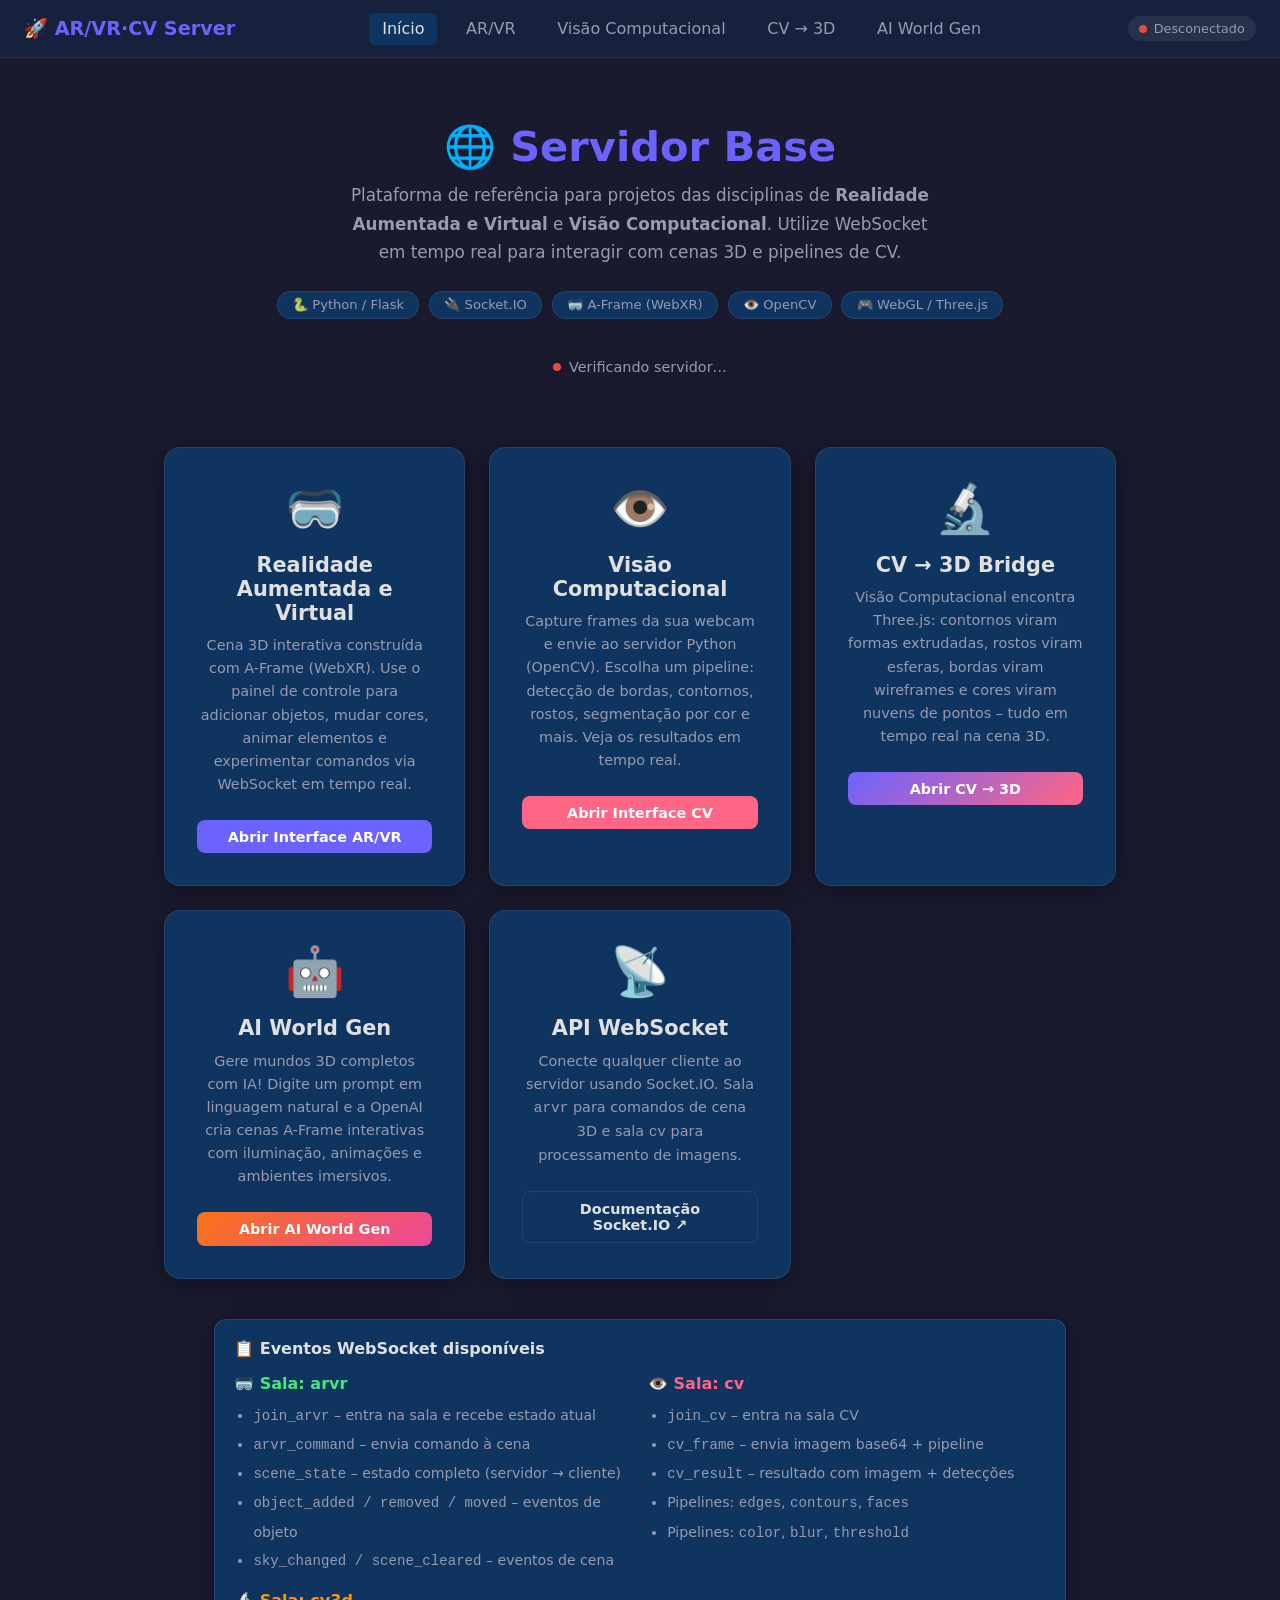
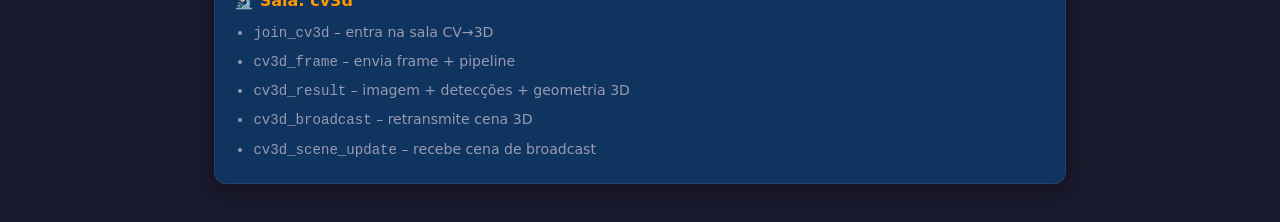
<file: templates/index.html>
<!DOCTYPE html>
<html lang="pt-BR">
<head>
  <meta charset="UTF-8">
  <meta name="viewport" content="width=device-width, initial-scale=1.0">
  <title>AR/VR + Visão Computacional – Servidor Base</title>
  <link rel="stylesheet" href="/static/css/style.css">
  <style>
    .tech-badges {
      display: flex;
      flex-wrap: wrap;
      justify-content: center;
      gap: .6rem;
      margin: 1.5rem 0;
    }
    .tech-badge {
      background: var(--card-bg);
      border: 1px solid var(--border);
      border-radius: 20px;
      padding: .35rem .9rem;
      font-size: .82rem;
      color: var(--text-muted);
    }
    .ws-indicator {
      margin: 1rem auto 0;
      display: inline-flex;
      align-items: center;
      gap: .5rem;
      font-size: .9rem;
      color: var(--text-muted);
    }
  </style>
</head>
<body>

<!-- Navbar -->
<nav class="navbar">
  <div class="navbar-brand">🚀 AR/VR·CV Server</div>
  <div class="navbar-links">
    <a href="/" class="active">Início</a>
    <a href="/arvr">AR/VR</a>
    <a href="/cv">Visão Computacional</a>
    <a href="/cv3d">CV → 3D</a>
    <a href="/worldgen">AI World Gen</a>
  </div>
  <div id="wsStatus" class="status-badge">
    <span class="status-dot" id="statusDot"></span>
    <span id="statusText">Desconectado</span>
  </div>
</nav>

<!-- Hero -->
<section class="hero">
  <h1>🌐 Servidor Base</h1>
  <p>
    Plataforma de referência para projetos das disciplinas de
    <strong>Realidade Aumentada e Virtual</strong> e
    <strong>Visão Computacional</strong>.
    Utilize WebSocket em tempo real para interagir com cenas 3D e pipelines de CV.
  </p>

  <div class="tech-badges">
    <span class="tech-badge">🐍 Python / Flask</span>
    <span class="tech-badge">🔌 Socket.IO</span>
    <span class="tech-badge">🥽 A-Frame (WebXR)</span>
    <span class="tech-badge">👁️ OpenCV</span>
    <span class="tech-badge">🎮 WebGL / Three.js</span>
  </div>

  <div class="ws-indicator">
    <span class="status-dot" id="homeDot"></span>
    <span id="homeStatusText">Verificando servidor…</span>
  </div>
</section>

<!-- Cards das interfaces -->
<div class="cards-grid">

  <!-- Card AR/VR -->
  <div class="feature-card">
    <div class="icon">🥽</div>
    <h2>Realidade Aumentada e Virtual</h2>
    <p>
      Cena 3D interativa construída com A-Frame (WebXR). Use o painel de controle
      para adicionar objetos, mudar cores, animar elementos e experimentar
      comandos via WebSocket em tempo real.
    </p>
    <a href="/arvr" class="btn btn-primary btn-block">Abrir Interface AR/VR</a>
  </div>

  <!-- Card CV -->
  <div class="feature-card">
    <div class="icon">👁️</div>
    <h2>Visão Computacional</h2>
    <p>
      Capture frames da sua webcam e envie ao servidor Python (OpenCV).
      Escolha um pipeline: detecção de bordas, contornos, rostos, segmentação
      por cor e mais. Veja os resultados em tempo real.
    </p>
    <a href="/cv" class="btn btn-secondary btn-block">Abrir Interface CV</a>
  </div>

  <!-- Card CV → 3D -->
  <div class="feature-card">
    <div class="icon">🔬</div>
    <h2>CV → 3D Bridge</h2>
    <p>
      Visão Computacional encontra Three.js: contornos viram formas extrudadas,
      rostos viram esferas, bordas viram wireframes e cores viram nuvens de pontos
      – tudo em tempo real na cena 3D.
    </p>
    <a href="/cv3d" class="btn btn-primary btn-block" style="background:linear-gradient(135deg,var(--primary),var(--secondary))">Abrir CV → 3D</a>
  </div>

  <div class="feature-card">
    <div class="icon">🤖</div>
    <h2>AI World Gen</h2>
    <p>
      Gere mundos 3D completos com IA! Digite um prompt em linguagem natural
      e a OpenAI cria cenas A-Frame interativas com iluminação, animações e
      ambientes imersivos.
    </p>
    <a href="/worldgen" class="btn btn-primary btn-block" style="background:linear-gradient(135deg,#f97316,#ec4899)">Abrir AI World Gen</a>
  </div>

  <!-- Card Docs / Base -->
  <div class="feature-card">
    <div class="icon">📡</div>
    <h2>API WebSocket</h2>
    <p>
      Conecte qualquer cliente ao servidor usando Socket.IO.
      Sala <code>arvr</code> para comandos de cena 3D e sala <code>cv</code>
      para processamento de imagens.
    </p>
    <a href="https://socket.io/docs/v4/client-api/" target="_blank" rel="noopener"
       class="btn btn-outline btn-block">Documentação Socket.IO ↗</a>
  </div>

</div>

<!-- Resumo dos eventos -->
<div style="max-width:900px;margin:0 auto 3rem;padding:0 1.5rem">
  <div class="card">
    <div class="card-title">📋 Eventos WebSocket disponíveis</div>
    <div class="grid-2 gap-2">
      <div>
        <p style="color:var(--accent);font-weight:600;margin-bottom:.5rem">🥽 Sala: arvr</p>
        <ul style="padding-left:1.2rem;font-size:.88rem;color:var(--text-muted);line-height:2">
          <li><code>join_arvr</code> – entra na sala e recebe estado atual</li>
          <li><code>arvr_command</code> – envia comando à cena</li>
          <li><code>scene_state</code> – estado completo (servidor → cliente)</li>
          <li><code>object_added / removed / moved</code> – eventos de objeto</li>
          <li><code>sky_changed / scene_cleared</code> – eventos de cena</li>
        </ul>
      </div>
      <div>
        <p style="color:var(--secondary);font-weight:600;margin-bottom:.5rem">👁️ Sala: cv</p>
        <ul style="padding-left:1.2rem;font-size:.88rem;color:var(--text-muted);line-height:2">
          <li><code>join_cv</code> – entra na sala CV</li>
          <li><code>cv_frame</code> – envia imagem base64 + pipeline</li>
          <li><code>cv_result</code> – resultado com imagem + detecções</li>
          <li>Pipelines: <code>edges</code>, <code>contours</code>, <code>faces</code></li>
          <li>Pipelines: <code>color</code>, <code>blur</code>, <code>threshold</code></li>
        </ul>
      </div>
      <div>
        <p style="color:#ff9800;font-weight:600;margin-bottom:.5rem">🔬 Sala: cv3d</p>
        <ul style="padding-left:1.2rem;font-size:.88rem;color:var(--text-muted);line-height:2">
          <li><code>join_cv3d</code> – entra na sala CV→3D</li>
          <li><code>cv3d_frame</code> – envia frame + pipeline</li>
          <li><code>cv3d_result</code> – imagem + detecções + geometria 3D</li>
          <li><code>cv3d_broadcast</code> – retransmite cena 3D</li>
          <li><code>cv3d_scene_update</code> – recebe cena de broadcast</li>
        </ul>
      </div>
    </div>
  </div>
</div>

<script src="/static/vendor/socket.io.min.js"></script>
<script>
  const dot = document.getElementById('statusDot');
  const txt = document.getElementById('statusText');
  const homeDot = document.getElementById('homeDot');
  const homeStatusText = document.getElementById('homeStatusText');

  const socket = io({ transports: ['websocket'] });

  socket.on('connect', () => {
    dot.classList.add('connected');
    homeDot.classList.add('connected');
    txt.textContent = 'Conectado';
    homeStatusText.textContent = 'Servidor online e pronto ✓';
  });

  socket.on('disconnect', () => {
    dot.classList.remove('connected');
    homeDot.classList.remove('connected');
    txt.textContent = 'Desconectado';
    homeStatusText.textContent = 'Servidor desconectado';
  });
</script>
</body>
</html>
</file>
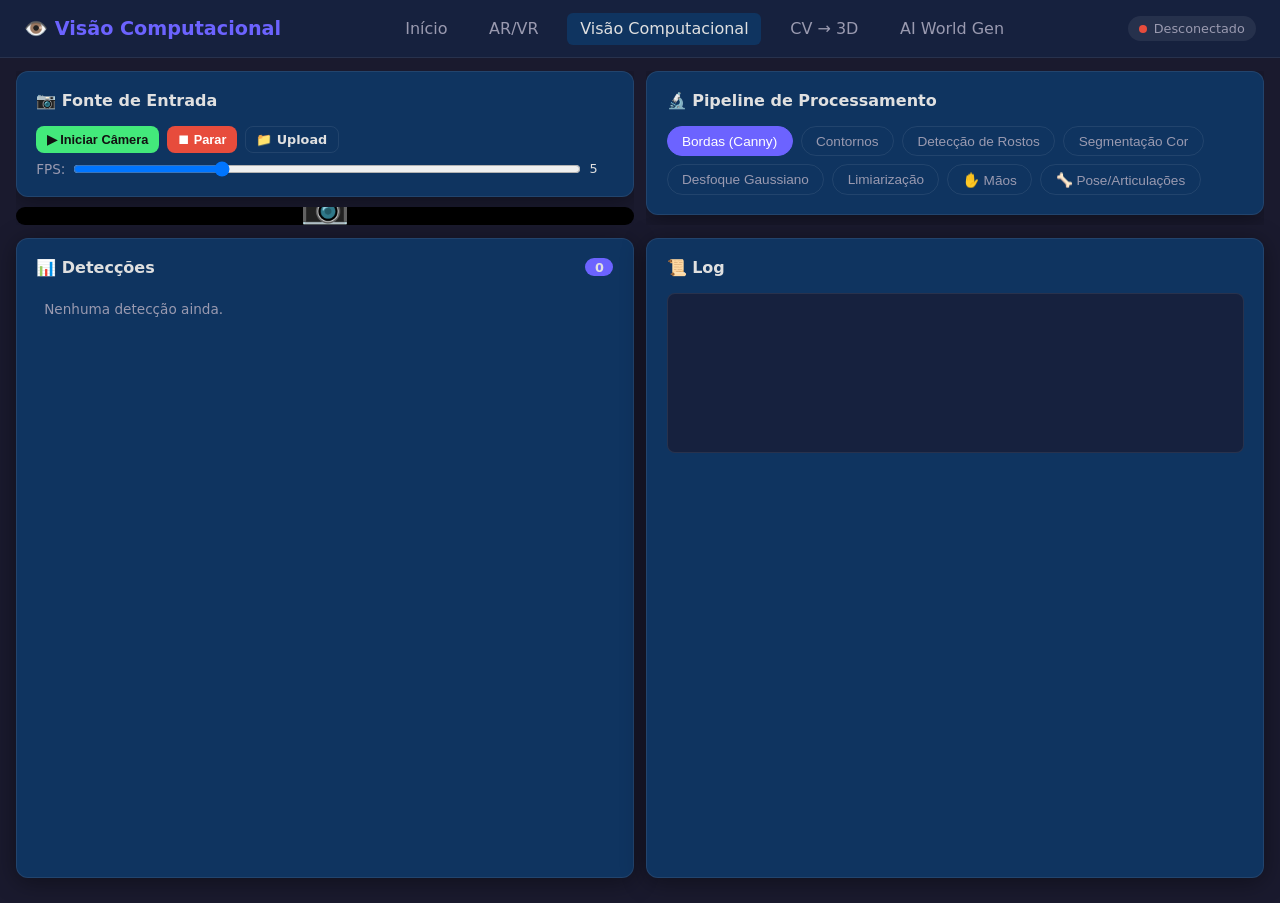
<file: templates/cv.html>
<!DOCTYPE html>
<html lang="pt-BR">
<head>
  <meta charset="UTF-8">
  <meta name="viewport" content="width=device-width, initial-scale=1.0">
  <title>Visão Computacional – CV Interface</title>
  <link rel="stylesheet" href="/static/css/style.css">
  <script src="/static/vendor/socket.io.min.js"></script>
  <style>
    /* Overrides para layout CV */
    body { overflow: hidden; }
    .cv-main {
      display: grid;
      grid-template-columns: 1fr 1fr;
      grid-template-rows: auto 1fr auto;
      gap: .8rem;
      padding: .8rem 1rem;
      height: calc(100vh - 55px);
    }
    .cv-source-col, .cv-result-col {
      display: flex;
      flex-direction: column;
      gap: .6rem;
      overflow: hidden;
    }
    .cv-bottom {
      grid-column: 1 / -1;
      display: grid;
      grid-template-columns: 1fr 1fr;
      gap: .8rem;
    }
    .video-box {
      background: #000;
      border-radius: 10px;
      overflow: hidden;
      flex: 1;
      min-height: 0;
      position: relative;
    }
    .video-box video, .video-box canvas, .video-box img {
      width: 100%; height: 100%; object-fit: cover; display: block;
    }
    .no-signal {
      position: absolute; inset: 0;
      display: flex; flex-direction: column;
      align-items: center; justify-content: center;
      color: var(--text-muted); gap: .5rem;
    }
    .fps-badge {
      position: absolute; top:.5rem; left:.5rem;
      background:rgba(0,0,0,.6); color:#0f0;
      font-size:.75rem; padding:.2rem .5rem;
      border-radius:4px; font-family:monospace;
    }
    @media(max-width:800px){
      .cv-main { grid-template-columns: 1fr; grid-template-rows: auto; overflow-y: auto; }
      body { overflow: auto; }
      .cv-bottom { grid-template-columns: 1fr; }
    }
  </style>
</head>
<body>

<!-- Navbar -->
<nav class="navbar">
  <div class="navbar-brand">👁️ Visão Computacional</div>
  <div class="navbar-links">
    <a href="/">Início</a>
    <a href="/arvr">AR/VR</a>
    <a href="/cv" class="active">Visão Computacional</a>
    <a href="/cv3d">CV → 3D</a>
    <a href="/worldgen">AI World Gen</a>
  </div>
  <div id="wsStatus" class="status-badge">
    <span class="status-dot" id="statusDot"></span>
    <span id="statusText">Desconectado</span>
  </div>
</nav>

<!-- Layout principal -->
<div class="cv-main">

  <!-- ──────── Fonte (câmera/upload) ──────── -->
  <div class="cv-source-col">
    <div class="card" style="flex-shrink:0">
      <div class="card-title">📷 Fonte de Entrada</div>
      <div class="flex gap-1 mb-1">
        <button class="btn btn-success btn-sm" id="btnStartCam" onclick="startCamera()">▶ Iniciar Câmera</button>
        <button class="btn btn-danger btn-sm" id="btnStopCam" onclick="stopCamera()" disabled>⏹ Parar</button>
        <label class="btn btn-outline btn-sm" style="cursor:pointer">
          📁 Upload
          <input type="file" id="fileInput" accept="image/*" style="display:none" onchange="loadImageFile(event)">
        </label>
      </div>
      <div class="flex gap-1" style="align-items:center">
        <label class="form-label" style="margin:0;white-space:nowrap">FPS:</label>
        <input type="range" id="fpsRange" min="1" max="15" value="5" style="flex:1">
        <span id="fpsVal" style="font-size:.8rem;min-width:24px">5</span>
      </div>
    </div>

    <div class="video-box" id="sourceBox">
      <!-- Vídeo da câmera (captura) -->
      <video id="webcamVideo" autoplay playsinline muted style="display:none"></video>
      <!-- Canvas de captura (não visível) -->
      <canvas id="captureCanvas" style="display:none"></canvas>
      <!-- Imagem carregada -->
      <img id="uploadedImg" style="display:none" alt="imagem carregada">
      <!-- Placeholder -->
      <div class="no-signal" id="noSignal">
        <span style="font-size:2.5rem">📷</span>
        <span>Inicie a câmera ou faça upload de uma imagem</span>
      </div>
      <div class="fps-badge" id="fpsBadge" style="display:none">0 fps</div>
    </div>
  </div>

  <!-- ──────── Resultado ──────── -->
  <div class="cv-result-col">
    <div class="card" style="flex-shrink:0">
      <div class="card-title">🔬 Pipeline de Processamento</div>
      <div class="pipeline-buttons">
        <button class="pipeline-btn active" data-pipeline="edges"     onclick="setPipeline(this)">Bordas (Canny)</button>
        <button class="pipeline-btn"        data-pipeline="contours"  onclick="setPipeline(this)">Contornos</button>
        <button class="pipeline-btn"        data-pipeline="faces"     onclick="setPipeline(this)">Detecção de Rostos</button>
        <button class="pipeline-btn"        data-pipeline="color"     onclick="setPipeline(this)">Segmentação Cor</button>
        <button class="pipeline-btn"        data-pipeline="blur"      onclick="setPipeline(this)">Desfoque Gaussiano</button>
        <button class="pipeline-btn"        data-pipeline="threshold" onclick="setPipeline(this)">Limiarização</button>
        <button class="pipeline-btn"        data-pipeline="hands"     onclick="setPipeline(this)">✋ Mãos</button>
        <button class="pipeline-btn"        data-pipeline="pose"      onclick="setPipeline(this)">🦴 Pose/Articulações</button>
      </div>
    </div>

    <div class="video-box" id="resultBox">
      <img id="resultImg" style="display:none" alt="resultado CV">
      <div class="no-signal" id="noResult">
        <span style="font-size:2.5rem">🔬</span>
        <span>Aguardando processamento…</span>
      </div>
    </div>
  </div>

  <!-- ──────── Painel inferior ──────── -->
  <div class="cv-bottom">

    <!-- Detecções -->
    <div class="card" style="overflow:hidden">
      <div class="card-title">
        📊 Detecções
        <span id="detCount" style="margin-left:auto;background:var(--primary);border-radius:12px;padding:.1rem .6rem;font-size:.8rem">0</span>
      </div>
      <div id="detectionsList" class="detections-list" style="max-height:120px;overflow-y:auto">
        <div style="color:var(--text-muted);font-size:.85rem;padding:.5rem">Nenhuma detecção ainda.</div>
      </div>
    </div>

    <!-- Log -->
    <div class="card">
      <div class="card-title">📜 Log</div>
      <div class="log-panel" id="logPanel"></div>
    </div>

  </div>
</div>

<script src="/static/js/cv.js"></script>
</body>
</html>
</file>
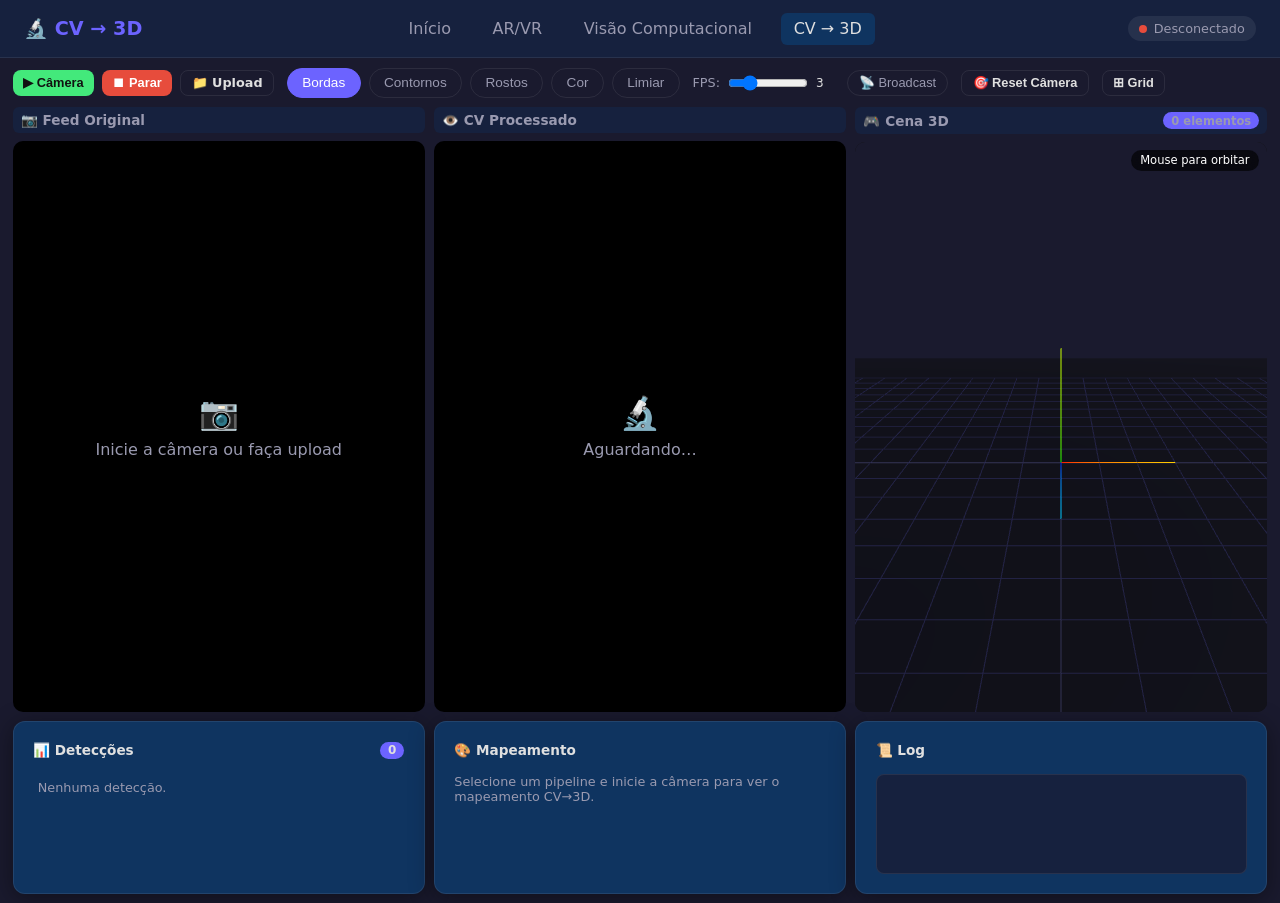
<file: templates/cv3d.html>
<!DOCTYPE html>
<html lang="pt-BR">
<head>
  <meta charset="UTF-8">
  <meta name="viewport" content="width=device-width, initial-scale=1.0">
  <title>CV → 3D – Visão Computacional em Cena 3D</title>
  <link rel="stylesheet" href="/static/css/style.css">
  <script src="/static/vendor/socket.io.min.js"></script>
  <style>
    body { overflow: hidden; }
    .cv3d-main {
      display: grid;
      grid-template-columns: 1fr 1fr 1fr;
      grid-template-rows: auto 1fr auto;
      gap: .6rem;
      padding: .6rem .8rem;
      height: calc(100vh - 55px);
    }

    /* Toolbar spans full width */
    .cv3d-toolbar {
      grid-column: 1 / -1;
      display: flex;
      align-items: center;
      gap: .8rem;
      flex-wrap: wrap;
    }

    .panel-col {
      display: flex;
      flex-direction: column;
      gap: .5rem;
      overflow: hidden;
      min-height: 0;
    }

    .panel-header {
      font-size: .85rem;
      font-weight: 600;
      color: var(--text-muted);
      padding: .3rem .5rem;
      background: var(--darker);
      border-radius: 6px;
      display: flex;
      align-items: center;
      gap: .4rem;
      flex-shrink: 0;
    }

    .video-box {
      background: #000;
      border-radius: 10px;
      overflow: hidden;
      flex: 1;
      min-height: 0;
      position: relative;
    }
    .video-box video, .video-box canvas, .video-box img {
      width: 100%; height: 100%; object-fit: contain; display: block;
    }
    .no-signal {
      position: absolute; inset: 0;
      display: flex; flex-direction: column;
      align-items: center; justify-content: center;
      color: var(--text-muted); gap: .5rem;
    }
    .fps-badge {
      position: absolute; top:.5rem; left:.5rem;
      background: rgba(0,0,0,.6); color: #0f0;
      font-size: .75rem; padding: .2rem .5rem;
      border-radius: 4px; font-family: monospace;
    }

    #threejsContainer {
      background: #111;
      border-radius: 10px;
      overflow: hidden;
      flex: 1;
      min-height: 0;
      position: relative;
    }
    #threejsContainer canvas {
      width: 100% !important;
      height: 100% !important;
      display: block;
    }

    .three-overlay {
      position: absolute;
      top: .5rem; right: .5rem;
      display: flex;
      flex-direction: column;
      gap: .3rem;
      pointer-events: none;
      z-index: 5;
    }
    .three-overlay .badge {
      background: rgba(0,0,0,.65);
      color: #fff;
      padding: .2rem .6rem;
      border-radius: 12px;
      font-size: .72rem;
      backdrop-filter: blur(4px);
    }

    .cv3d-bottom {
      grid-column: 1 / -1;
      display: grid;
      grid-template-columns: 1fr 1fr 1fr;
      gap: .6rem;
      max-height: 180px;
    }
    .cv3d-bottom .card { overflow: hidden; }

    .broadcast-toggle {
      display: inline-flex;
      align-items: center;
      gap: .4rem;
      padding: .3rem .7rem;
      border-radius: 20px;
      border: 1px solid var(--border);
      background: transparent;
      color: var(--text-muted);
      font-size: .8rem;
      cursor: pointer;
      transition: all .2s;
    }
    .broadcast-toggle.active {
      background: var(--secondary);
      border-color: var(--secondary);
      color: #fff;
    }

    @media(max-width: 1000px) {
      .cv3d-main { grid-template-columns: 1fr; overflow-y: auto; }
      body { overflow: auto; }
      .cv3d-bottom { grid-template-columns: 1fr; max-height: none; }
    }
  </style>
</head>
<body>

<!-- Navbar -->
<nav class="navbar">
  <div class="navbar-brand">🔬 CV → 3D</div>
  <div class="navbar-links">
    <a href="/">Início</a>
    <a href="/arvr">AR/VR</a>
    <a href="/cv">Visão Computacional</a>
    <a href="/cv3d" class="active">CV → 3D</a>
  </div>
  <div id="wsStatus" class="status-badge">
    <span class="status-dot" id="statusDot"></span>
    <span id="statusText">Desconectado</span>
  </div>
</nav>

<!-- Layout principal -->
<div class="cv3d-main">

  <!-- Toolbar -->
  <div class="cv3d-toolbar">
    <div class="flex gap-1">
      <button class="btn btn-success btn-sm" id="btnStartCam" onclick="startCamera()">▶ Câmera</button>
      <button class="btn btn-danger btn-sm" id="btnStopCam" onclick="stopCamera()" disabled>⏹ Parar</button>
      <label class="btn btn-outline btn-sm" style="cursor:pointer">
        📁 Upload
        <input type="file" id="fileInput" accept="image/*" style="display:none" onchange="loadImageFile(event)">
      </label>
    </div>
    <div class="pipeline-buttons">
      <button class="pipeline-btn active" data-pipeline="edges" onclick="setPipeline(this)">Bordas</button>
      <button class="pipeline-btn" data-pipeline="contours" onclick="setPipeline(this)">Contornos</button>
      <button class="pipeline-btn" data-pipeline="faces" onclick="setPipeline(this)">Rostos</button>
      <button class="pipeline-btn" data-pipeline="color" onclick="setPipeline(this)">Cor</button>
      <button class="pipeline-btn" data-pipeline="threshold" onclick="setPipeline(this)">Limiar</button>
    </div>
    <div class="flex gap-1" style="align-items:center">
      <label class="form-label" style="margin:0;white-space:nowrap;font-size:.8rem">FPS:</label>
      <input type="range" id="fpsRange" min="1" max="10" value="3" style="width:80px">
      <span id="fpsVal" style="font-size:.75rem;min-width:18px">3</span>
    </div>
    <button class="broadcast-toggle" id="btnBroadcast" onclick="toggleBroadcast()">📡 Broadcast</button>
    <button class="btn btn-outline btn-sm" onclick="resetThreeCamera()">🎯 Reset Câmera</button>
    <button class="btn btn-outline btn-sm" onclick="toggleGrid()">⊞ Grid</button>
  </div>

  <!-- Painel 1: Feed original -->
  <div class="panel-col">
    <div class="panel-header">📷 Feed Original</div>
    <div class="video-box" id="sourceBox">
      <video id="webcamVideo" autoplay playsinline muted style="display:none"></video>
      <canvas id="captureCanvas" style="display:none"></canvas>
      <img id="uploadedImg" style="display:none" alt="imagem carregada">
      <div class="no-signal" id="noSignal">
        <span style="font-size:2rem">📷</span>
        <span>Inicie a câmera ou faça upload</span>
      </div>
      <div class="fps-badge" id="fpsBadge" style="display:none">0 fps</div>
    </div>
  </div>

  <!-- Painel 2: CV Processado -->
  <div class="panel-col">
    <div class="panel-header">👁️ CV Processado</div>
    <div class="video-box" id="resultBox">
      <img id="resultImg" style="display:none" alt="resultado CV">
      <div class="no-signal" id="noResult">
        <span style="font-size:2rem">🔬</span>
        <span>Aguardando…</span>
      </div>
    </div>
  </div>

  <!-- Painel 3: Cena Three.js -->
  <div class="panel-col">
    <div class="panel-header">🎮 Cena 3D <span id="objCount3d" style="margin-left:auto;background:var(--primary);border-radius:10px;padding:.1rem .5rem;font-size:.72rem">0 elementos</span></div>
    <div id="threejsContainer">
      <div class="three-overlay">
        <span class="badge" id="threeBadge">Mouse para orbitar</span>
        <span class="badge" id="broadcastBadge" style="display:none">📡 Broadcasting</span>
        <span class="badge" id="receivingBadge" style="display:none">📥 Recebendo cena</span>
      </div>
    </div>
  </div>

  <!-- Bottom panels -->
  <div class="cv3d-bottom">
    <div class="card">
      <div class="card-title" style="font-size:.85rem">
        📊 Detecções
        <span id="detCount" style="margin-left:auto;background:var(--primary);border-radius:12px;padding:.1rem .5rem;font-size:.75rem">0</span>
      </div>
      <div id="detectionsList" class="detections-list" style="max-height:100px;overflow-y:auto">
        <div style="color:var(--text-muted);font-size:.8rem;padding:.3rem">Nenhuma detecção.</div>
      </div>
    </div>
    <div class="card">
      <div class="card-title" style="font-size:.85rem">🎨 Mapeamento</div>
      <div id="mappingInfo" style="font-size:.8rem;color:var(--text-muted);max-height:100px;overflow-y:auto">
        <p>Selecione um pipeline e inicie a câmera para ver o mapeamento CV→3D.</p>
      </div>
    </div>
    <div class="card">
      <div class="card-title" style="font-size:.85rem">📜 Log</div>
      <div class="log-panel" id="logPanel" style="height:100px"></div>
    </div>
  </div>

</div>

<!-- Three.js via ES Modules -->
<script type="importmap">
{
  "imports": {
    "three": "/static/vendor/three.module.min.js",
    "three/addons/controls/OrbitControls.js": "/static/vendor/OrbitControls.js"
  }
}
</script>
<script type="module" src="/static/js/cv3d.js"></script>
</body>
</html>
</file>
<file: static/css/style.css>
/* ===================================================
   Estilos globais – Servidor AR/VR + Visão Computacional
   =================================================== */

:root {
  --primary:    #6c63ff;
  --secondary:  #ff6584;
  --accent:     #43e97b;
  --dark:       #1a1a2e;
  --darker:     #16213e;
  --card-bg:    #0f3460;
  --text:       #e0e0e0;
  --text-muted: #9a9ab0;
  --border:     rgba(255,255,255,.08);
  --shadow:     0 4px 24px rgba(0,0,0,.4);
}

*, *::before, *::after { box-sizing: border-box; margin: 0; padding: 0; }

body {
  font-family: 'Segoe UI', system-ui, -apple-system, sans-serif;
  background: var(--dark);
  color: var(--text);
  min-height: 100vh;
}

a { color: var(--primary); text-decoration: none; }
a:hover { text-decoration: underline; }

/* ── Navbar ── */
.navbar {
  display: flex;
  align-items: center;
  justify-content: space-between;
  padding: .8rem 1.5rem;
  background: var(--darker);
  border-bottom: 1px solid var(--border);
  position: sticky;
  top: 0;
  z-index: 100;
}

.navbar-brand {
  font-size: 1.2rem;
  font-weight: 700;
  color: var(--primary);
  display: flex;
  align-items: center;
  gap: .5rem;
}

.navbar-links { display: flex; gap: 1rem; }

.navbar-links a {
  color: var(--text-muted);
  padding: .4rem .8rem;
  border-radius: 6px;
  transition: background .2s, color .2s;
}
.navbar-links a:hover,
.navbar-links a.active {
  background: var(--card-bg);
  color: var(--text);
  text-decoration: none;
}

/* ── Status badge ── */
.status-badge {
  display: inline-flex;
  align-items: center;
  gap: .4rem;
  font-size: .8rem;
  padding: .3rem .7rem;
  border-radius: 20px;
  background: rgba(255,255,255,.07);
  color: var(--text-muted);
}
.status-dot {
  width: 8px; height: 8px;
  border-radius: 50%;
  background: #e74c3c;
  transition: background .4s;
}
.status-dot.connected { background: var(--accent); }

/* ── Page header ── */
.page-header {
  padding: 2rem 1.5rem 1rem;
  text-align: center;
}
.page-header h1 { font-size: 2rem; margin-bottom: .4rem; }
.page-header p { color: var(--text-muted); max-width: 560px; margin: 0 auto; }

/* ── Cards ── */
.card {
  background: var(--card-bg);
  border: 1px solid var(--border);
  border-radius: 12px;
  padding: 1.2rem;
  box-shadow: var(--shadow);
}
.card-title {
  font-size: 1rem;
  font-weight: 600;
  margin-bottom: 1rem;
  color: var(--text);
  display: flex;
  align-items: center;
  gap: .5rem;
}

/* ── Buttons ── */
.btn {
  display: inline-flex;
  align-items: center;
  gap: .4rem;
  padding: .55rem 1rem;
  border: none;
  border-radius: 8px;
  font-size: .9rem;
  font-weight: 600;
  cursor: pointer;
  transition: filter .2s, transform .1s;
}
.btn:hover  { filter: brightness(1.15); }
.btn:active { transform: scale(.97); }

.btn-primary   { background: var(--primary); color: #fff; }
.btn-secondary { background: var(--secondary); color: #fff; }
.btn-success   { background: var(--accent); color: #111; }
.btn-danger    { background: #e74c3c; color: #fff; }
.btn-outline   { background: transparent; border: 1px solid var(--border); color: var(--text); }
.btn-sm        { padding: .3rem .65rem; font-size: .8rem; }
.btn-block     { width: 100%; justify-content: center; }

/* ── Forms ── */
.form-group { margin-bottom: .8rem; }
.form-label { display: block; font-size: .85rem; color: var(--text-muted); margin-bottom: .3rem; }
.form-control, .form-select {
  width: 100%;
  padding: .5rem .75rem;
  background: var(--darker);
  border: 1px solid var(--border);
  border-radius: 8px;
  color: var(--text);
  font-size: .9rem;
}
.form-control:focus, .form-select:focus {
  outline: none;
  border-color: var(--primary);
}

/* ── Log / result panel ── */
.log-panel {
  background: var(--darker);
  border: 1px solid var(--border);
  border-radius: 8px;
  padding: .75rem;
  height: 160px;
  overflow-y: auto;
  font-size: .82rem;
  font-family: 'Consolas', monospace;
  color: var(--text-muted);
}
.log-panel p { margin-bottom: .2rem; }
.log-panel .info    { color: var(--accent); }
.log-panel .warning { color: #f39c12; }
.log-panel .error   { color: var(--secondary); }

/* ── Grid helpers ── */
.grid-2 { display: grid; grid-template-columns: 1fr 1fr; gap: 1rem; }
.grid-3 { display: grid; grid-template-columns: repeat(3, 1fr); gap: 1rem; }
.flex   { display: flex; }
.flex-col  { flex-direction: column; }
.gap-1  { gap: .5rem; }
.gap-2  { gap: 1rem; }
.mt-1   { margin-top: .5rem; }
.mt-2   { margin-top: 1rem; }
.mb-1   { margin-bottom: .5rem; }
.mb-2   { margin-bottom: 1rem; }
.p-1    { padding: .5rem; }
.p-2    { padding: 1rem; }
.text-center { text-align: center; }
.w-full { width: 100%; }

/* ─────────── Index page ─────────── */
.hero {
  display: flex;
  flex-direction: column;
  align-items: center;
  justify-content: center;
  padding: 4rem 1.5rem 2rem;
  text-align: center;
}
.hero h1 { font-size: 2.6rem; color: var(--primary); margin-bottom: .6rem; }
.hero p   { color: var(--text-muted); max-width: 600px; font-size: 1.05rem; line-height: 1.7; }

.cards-grid {
  display: grid;
  grid-template-columns: repeat(auto-fit, minmax(280px, 1fr));
  gap: 1.5rem;
  max-width: 1000px;
  margin: 2.5rem auto;
  padding: 0 1.5rem;
}

.feature-card {
  background: var(--card-bg);
  border: 1px solid var(--border);
  border-radius: 16px;
  padding: 2rem;
  text-align: center;
  box-shadow: var(--shadow);
  transition: transform .25s, box-shadow .25s;
}
.feature-card:hover {
  transform: translateY(-6px);
  box-shadow: 0 12px 32px rgba(0,0,0,.5);
}
.feature-card .icon {
  font-size: 3rem;
  margin-bottom: 1rem;
}
.feature-card h2 {
  font-size: 1.3rem;
  margin-bottom: .6rem;
  color: var(--text);
}
.feature-card p {
  font-size: .9rem;
  color: var(--text-muted);
  line-height: 1.6;
  margin-bottom: 1.5rem;
}

/* ─────────── AR/VR page ─────────── */
.arvr-layout {
  display: grid;
  grid-template-columns: 320px 1fr;
  height: calc(100vh - 55px);
  overflow: hidden;
}

.control-panel {
  background: var(--darker);
  border-right: 1px solid var(--border);
  padding: 1rem;
  overflow-y: auto;
  display: flex;
  flex-direction: column;
  gap: 1rem;
}

.scene-wrapper {
  position: relative;
  overflow: hidden;
}
.scene-wrapper a-scene {
  width: 100% !important;
  height: 100% !important;
}

.scene-overlay {
  position: absolute;
  top: .75rem;
  right: .75rem;
  display: flex;
  flex-direction: column;
  gap: .4rem;
  pointer-events: none;
}
.scene-overlay .badge {
  background: rgba(0,0,0,.65);
  color: #fff;
  padding: .3rem .7rem;
  border-radius: 20px;
  font-size: .78rem;
  backdrop-filter: blur(4px);
}

.object-list { max-height: 200px; overflow-y: auto; }
.object-item {
  display: flex;
  align-items: center;
  justify-content: space-between;
  padding: .4rem .6rem;
  border-radius: 6px;
  background: rgba(255,255,255,.04);
  margin-bottom: .3rem;
  font-size: .85rem;
}
.object-item-info { display: flex; align-items: center; gap: .5rem; }
.color-dot {
  width: 14px; height: 14px;
  border-radius: 50%;
  border: 1px solid rgba(255,255,255,.2);
  display: inline-block;
}

.shape-buttons {
  display: grid;
  grid-template-columns: 1fr 1fr;
  gap: .5rem;
}

/* ─────────── CV page ─────────── */
.cv-layout {
  display: grid;
  grid-template-columns: 1fr 1fr;
  grid-template-rows: auto 1fr;
  gap: 1rem;
  padding: 1rem 1.5rem;
  max-height: calc(100vh - 55px);
  overflow: hidden;
}

.cv-source, .cv-result {
  display: flex;
  flex-direction: column;
  gap: .5rem;
}

.video-container {
  position: relative;
  background: #000;
  border-radius: 10px;
  overflow: hidden;
  aspect-ratio: 4/3;
}
.video-container video,
.video-container canvas,
.video-container img {
  width: 100%;
  height: 100%;
  object-fit: cover;
  display: block;
}
.video-container .no-signal {
  position: absolute;
  inset: 0;
  display: flex;
  flex-direction: column;
  align-items: center;
  justify-content: center;
  color: var(--text-muted);
  font-size: .9rem;
  gap: .5rem;
}
.video-container .no-signal .icon { font-size: 2.5rem; }

.cv-controls {
  grid-column: 1 / -1;
}
.pipeline-buttons {
  display: flex;
  flex-wrap: wrap;
  gap: .5rem;
}
.pipeline-btn {
  padding: .4rem .9rem;
  border: 1px solid var(--border);
  border-radius: 20px;
  background: transparent;
  color: var(--text-muted);
  font-size: .85rem;
  cursor: pointer;
  transition: background .2s, color .2s, border-color .2s;
}
.pipeline-btn:hover { background: rgba(255,255,255,.07); color: var(--text); }
.pipeline-btn.active {
  background: var(--primary);
  border-color: var(--primary);
  color: #fff;
}

.detections-list { display: flex; flex-direction: column; gap: .4rem; }
.detection-item {
  background: rgba(255,255,255,.04);
  border-radius: 6px;
  padding: .5rem .75rem;
  font-size: .85rem;
  display: flex;
  align-items: center;
  gap: .5rem;
}
.detection-item .det-icon { font-size: 1.1rem; }
.detection-item .det-text { color: var(--text); }
.detection-item .det-count {
  margin-left: auto;
  background: var(--primary);
  color: #fff;
  border-radius: 12px;
  padding: .1rem .55rem;
  font-size: .78rem;
  font-weight: 700;
}

/* ── Responsive ── */
@media (max-width: 900px) {
  .arvr-layout { grid-template-columns: 1fr; grid-template-rows: auto 1fr; }
  .cv-layout   { grid-template-columns: 1fr; }
  .cv-controls { grid-column: 1; }
}
</file>
